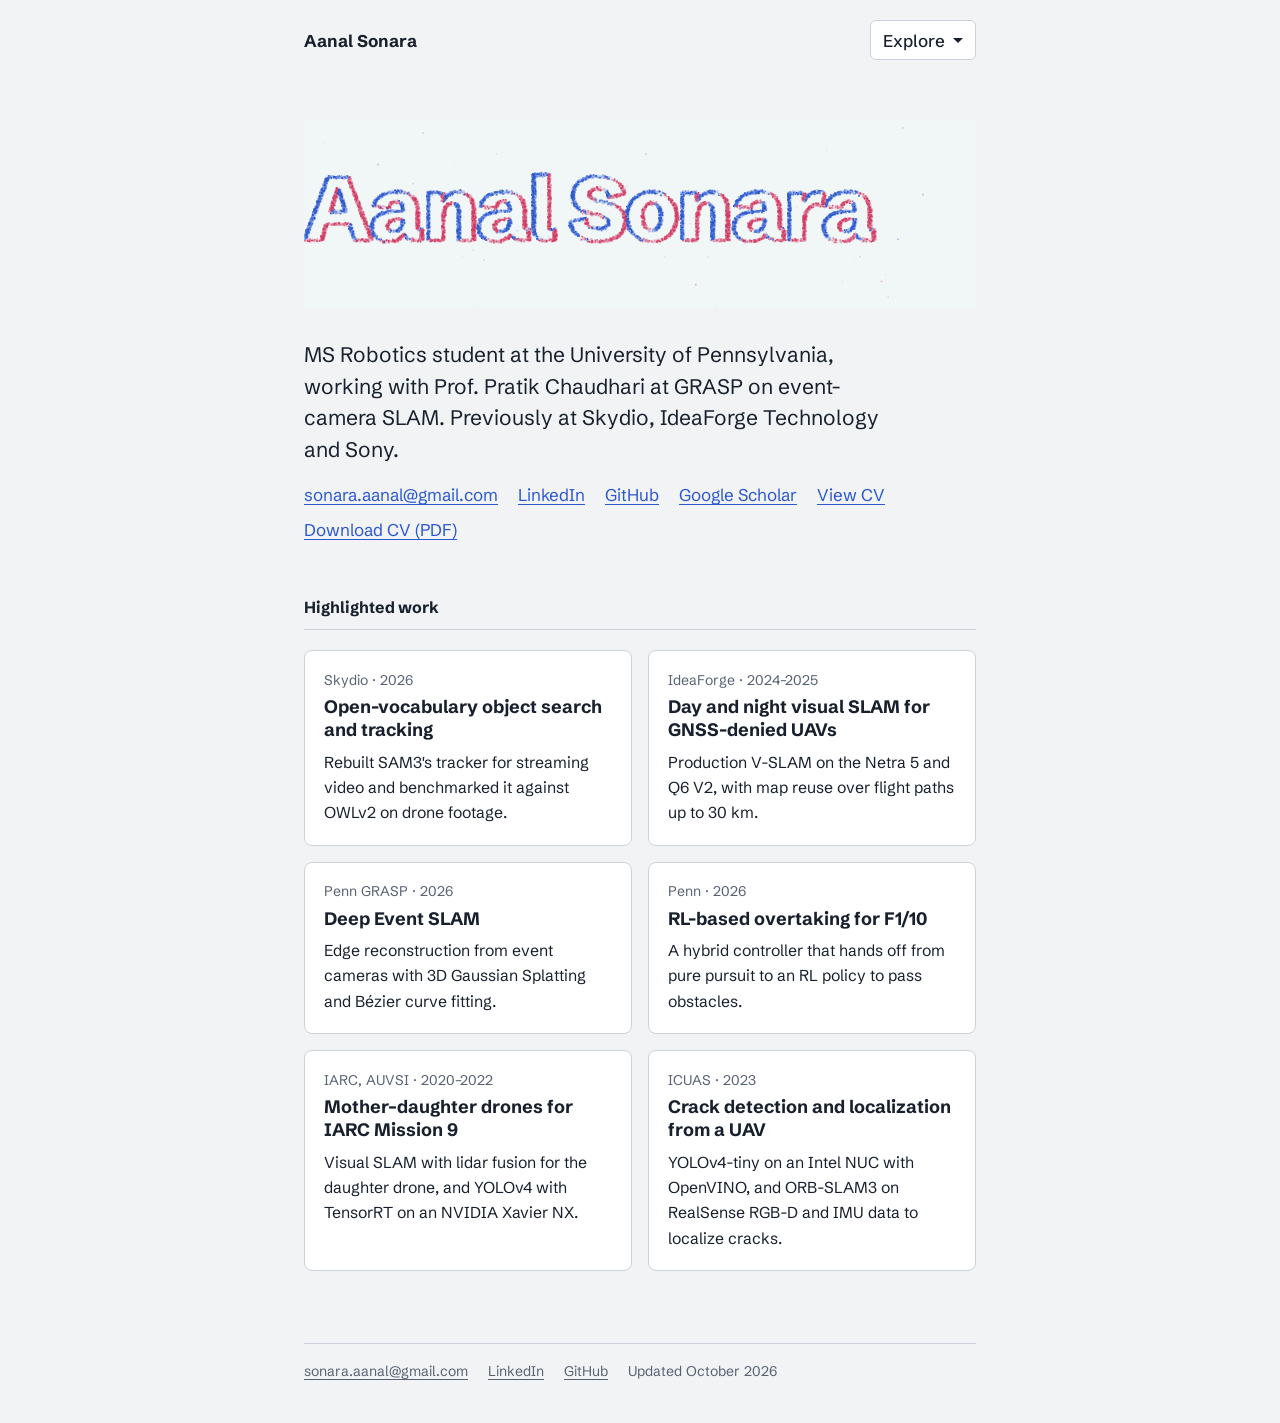
<file: index.html>
<!doctype html>
<html lang="en">
<head>
<meta charset="utf-8">
<meta name="viewport" content="width=device-width, initial-scale=1">
<title>Aanal Sonara</title>
<meta name="description" content="Aanal (Ann) Sonara: MS Robotics at the University of Pennsylvania. Event cameras, visual SLAM and perception on real hardware.">
<link rel="preconnect" href="https://fonts.googleapis.com">
<link rel="preconnect" href="https://fonts.gstatic.com" crossorigin>
<link href="https://fonts.googleapis.com/css2?family=Schibsted+Grotesk:wght@400;500;700;800&display=swap" rel="stylesheet">
<link rel="stylesheet" href="styles.css">
</head>
<body>
<div class="wrap">
  <nav class="topbar" aria-label="Site">
    <a class="home" href="index.html">Aanal Sonara</a>
    <details class="menu">
      <summary>Explore</summary>
      <ul>
        <li><a href="masters.html">Master's<span>2027</span></a></li>
        <li><a href="experience.html">Professional Experience</a></li>
        <li><a href="undergrad.html">Undergrad<span>2023</span></a></li>
        <li><a href="side-quests.html">Side quests</a></li>
      </ul>
    </details>
  </nav>
  <main>
  <header class="hero">
    <div class="sensor" id="sensor">
      <canvas id="events" aria-hidden="true"></canvas>
      <h1>Aanal Sonara</h1>
    </div>

    <p class="intro">MS Robotics student at the University of Pennsylvania, working with Prof. Pratik Chaudhari at GRASP on event-camera SLAM. Previously at Skydio, IdeaForge Technology and Sony.</p>
    <p class="links">
      <a href="mailto:sonara.aanal@gmail.com">sonara.aanal@gmail.com</a>
      <a href="https://www.linkedin.com/in/aanal-sonara/">LinkedIn</a>
      <a href="https://github.com/Aanal2901">GitHub</a>
      <a href="https://scholar.google.com/citations?user=hJVgYkEAAAAJ&amp;hl=en">Google Scholar</a>
      <a href="Aanal_MS_Robotics_AI_Vision_CV-1.pdf" target="_blank" rel="noopener">View CV</a>
      <a href="Aanal_MS_Robotics_AI_Vision_CV-1.pdf" download="Aanal_Sonara_CV.pdf">Download CV (PDF)</a>
    </p>
  </header>

  <section aria-labelledby="highlights">
    <h2 id="highlights">Highlighted work</h2>
    <div class="highlights">
      <a class="hl" href="experience.html#skydio">
        <p class="meta">Skydio · 2026</p>
        <h3>Open-vocabulary object search and tracking</h3>
        <p>Rebuilt SAM3's tracker for streaming video and benchmarked it against OWLv2 on drone footage.</p>
      </a>
      <a class="hl" href="experience.html#ideaforge">
        <p class="meta">IdeaForge · 2024–2025</p>
        <h3>Day and night visual SLAM for GNSS-denied UAVs</h3>
        <p>Production V-SLAM on the Netra 5 and Q6 V2, with map reuse over flight paths up to 30 km.</p>
      </a>
      <a class="hl" href="masters.html#deep-event-slam">
        <p class="meta">Penn GRASP · 2026</p>
        <h3>Deep Event SLAM</h3>
        <p>Edge reconstruction from event cameras with 3D Gaussian Splatting and Bézier curve fitting.</p>
      </a>
      <a class="hl" href="masters.html#f1tenth">
        <p class="meta">Penn · 2026</p>
        <h3>RL-based overtaking for F1/10</h3>
        <p>A hybrid controller that hands off from pure pursuit to an RL policy to pass obstacles.</p>
      </a>
      <a class="hl" href="undergrad.html#iarc">
        <p class="meta">IARC, AUVSI · 2020–2022</p>
        <h3>Mother–daughter drones for IARC Mission 9</h3>
        <p>Visual SLAM with lidar fusion for the daughter drone, and YOLOv4 with TensorRT on an NVIDIA Xavier NX.</p>
      </a>
      <a class="hl" href="undergrad.html#icuas-2023">
        <p class="meta">ICUAS · 2023</p>
        <h3>Crack detection and localization from a UAV</h3>
        <p>YOLOv4-tiny on an Intel NUC with OpenVINO, and ORB-SLAM3 on RealSense RGB-D and IMU data to localize cracks.</p>
      </a>
    </div>
  </section>
  </main>
  <footer>
    <a href="mailto:sonara.aanal@gmail.com">sonara.aanal@gmail.com</a>
    <a href="https://www.linkedin.com/in/aanal-sonara/">LinkedIn</a>
    <a href="https://github.com/Aanal2901">GitHub</a>
    <span>Updated October 2026</span>
  </footer>
</div>
<script src="script.js"></script>
</body>
</html>
</file>
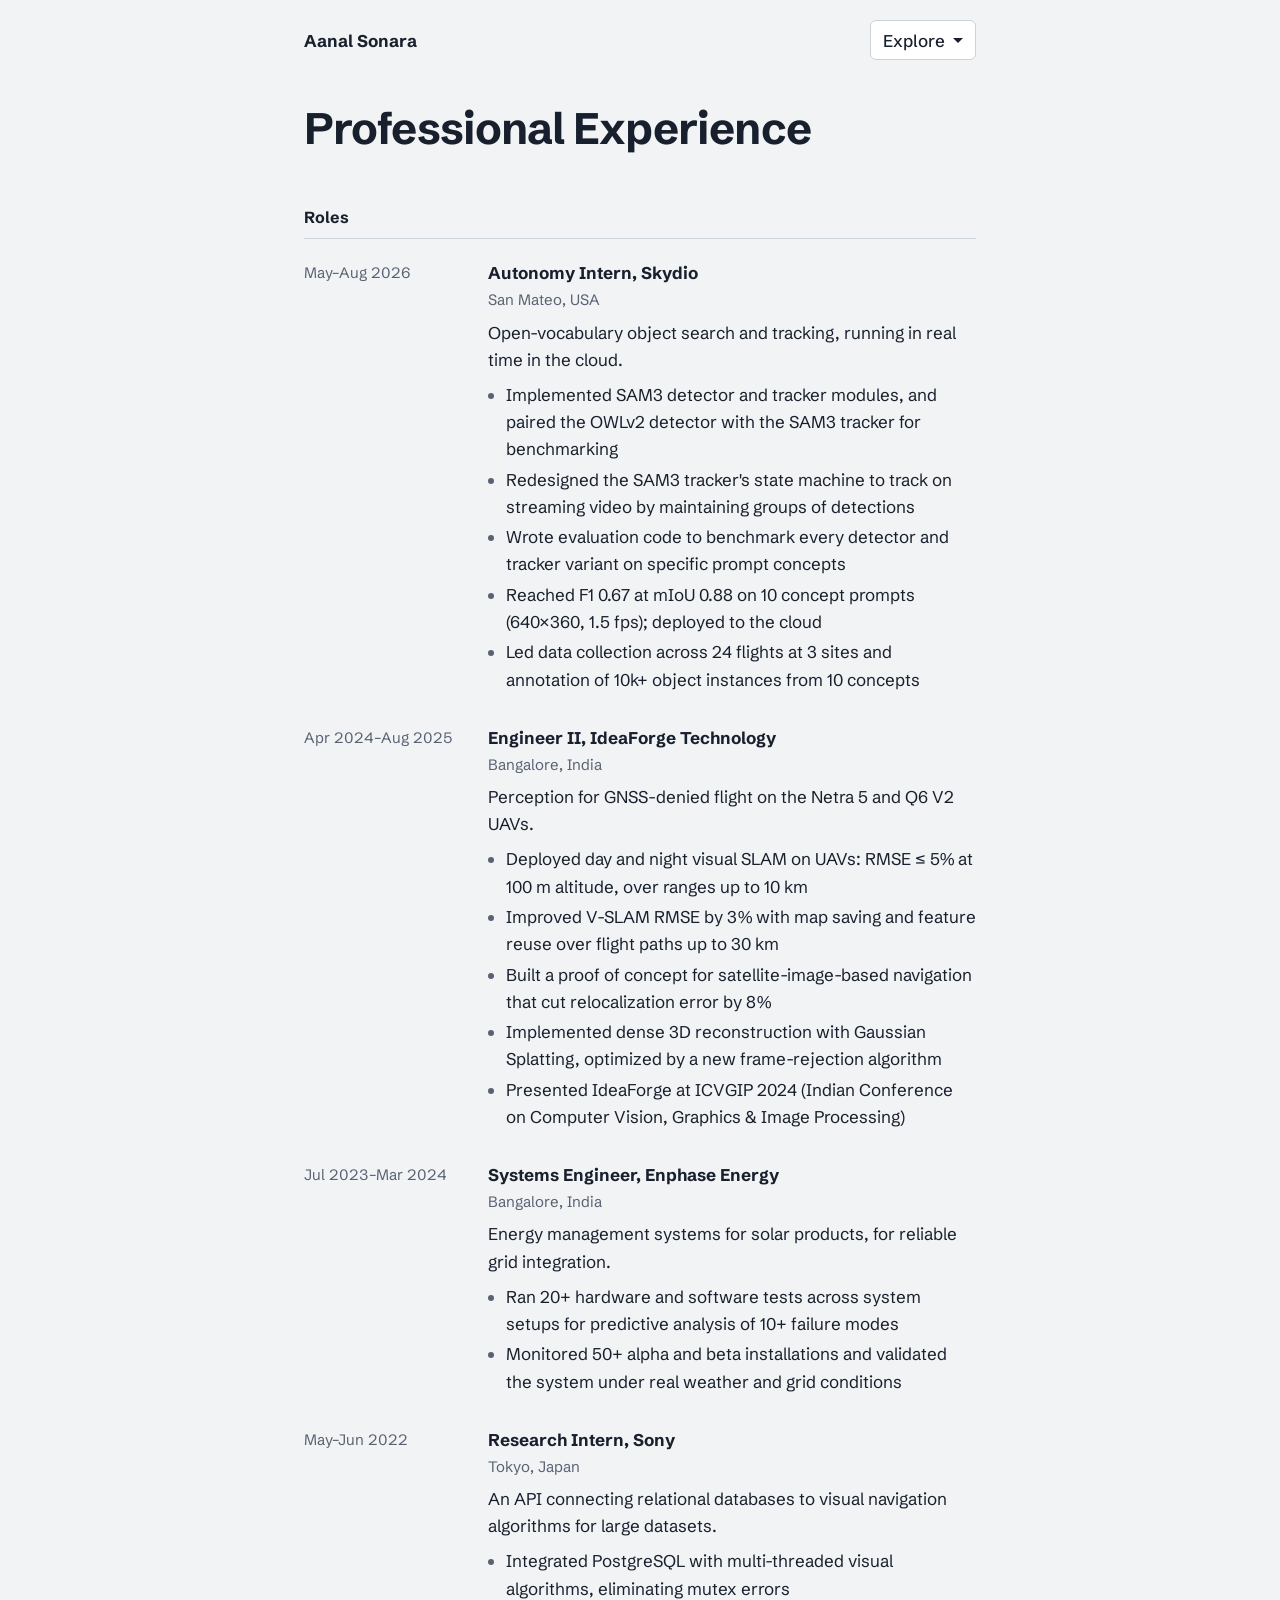
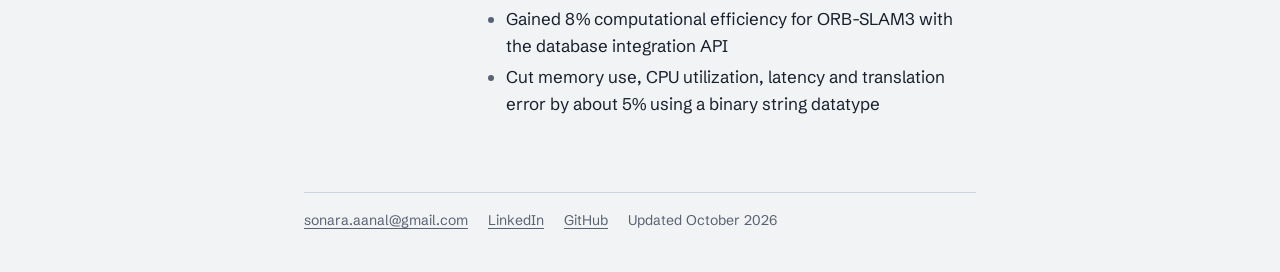
<file: experience.html>
<!doctype html>
<html lang="en">
<head>
<meta charset="utf-8">
<meta name="viewport" content="width=device-width, initial-scale=1">
<title>Professional Experience | Aanal Sonara</title>
<meta name="description" content="Industry roles and internships, from Sony in Tokyo to Skydio in San Mateo.">
<link rel="preconnect" href="https://fonts.googleapis.com">
<link rel="preconnect" href="https://fonts.gstatic.com" crossorigin>
<link href="https://fonts.googleapis.com/css2?family=Schibsted+Grotesk:wght@400;500;700;800&display=swap" rel="stylesheet">
<link rel="stylesheet" href="styles.css">
</head>
<body>
<div class="wrap">
  <nav class="topbar" aria-label="Site">
    <a class="home" href="index.html">Aanal Sonara</a>
    <details class="menu">
      <summary>Explore</summary>
      <ul>
        <li><a href="masters.html">Master's<span>2027</span></a></li>
        <li><a href="experience.html" aria-current="page">Professional Experience</a></li>
        <li><a href="undergrad.html">Undergrad<span>2023</span></a></li>
        <li><a href="side-quests.html">Side quests</a></li>
      </ul>
    </details>
  </nav>
  <main>
  <header class="page-head">
    <h1>Professional Experience</h1>
  </header>
  <section aria-labelledby="x-work">
    <h2 id="x-work">Roles</h2>
    <article class="entry" id="skydio">
      <p class="when">May–Aug 2026</p>
      <div>
        <h3>Autonomy Intern, Skydio</h3>
        <p class="where">San Mateo, USA</p>
        <p>Open-vocabulary object search and tracking, running in real time in the cloud.</p>
        <ul>
          <li>Implemented SAM3 detector and tracker modules, and paired the OWLv2 detector with the SAM3 tracker for benchmarking</li>
          <li>Redesigned the SAM3 tracker's state machine to track on streaming video by maintaining groups of detections</li>
          <li>Wrote evaluation code to benchmark every detector and tracker variant on specific prompt concepts</li>
          <li>Reached F1 0.67 at mIoU 0.88 on 10 concept prompts (640×360, 1.5 fps); deployed to the cloud</li>
          <li>Led data collection across 24 flights at 3 sites and annotation of 10k+ object instances from 10 concepts</li>
        </ul>
      </div>
    </article>
    <article class="entry" id="ideaforge">
      <p class="when">Apr 2024–Aug 2025</p>
      <div>
        <h3>Engineer II, IdeaForge Technology</h3>
        <p class="where">Bangalore, India</p>
        <p>Perception for GNSS-denied flight on the Netra 5 and Q6 V2 UAVs.</p>
        <ul>
          <li>Deployed day and night visual SLAM on UAVs: RMSE ≤ 5% at 100 m altitude, over ranges up to 10 km</li>
          <li>Improved V-SLAM RMSE by 3% with map saving and feature reuse over flight paths up to 30 km</li>
          <li>Built a proof of concept for satellite-image-based navigation that cut relocalization error by 8%</li>
          <li>Implemented dense 3D reconstruction with Gaussian Splatting, optimized by a new frame-rejection algorithm</li>
          <li>Presented IdeaForge at ICVGIP 2024 (Indian Conference on Computer Vision, Graphics &amp; Image Processing)</li>
        </ul>
      </div>
    </article>
    <article class="entry" id="enphase">
      <p class="when">Jul 2023–Mar 2024</p>
      <div>
        <h3>Systems Engineer, Enphase Energy</h3>
        <p class="where">Bangalore, India</p>
        <p>Energy management systems for solar products, for reliable grid integration.</p>
        <ul>
          <li>Ran 20+ hardware and software tests across system setups for predictive analysis of 10+ failure modes</li>
          <li>Monitored 50+ alpha and beta installations and validated the system under real weather and grid conditions</li>
        </ul>
      </div>
    </article>
    <article class="entry" id="sony">
      <p class="when">May–Jun 2022</p>
      <div>
        <h3>Research Intern, Sony</h3>
        <p class="where">Tokyo, Japan</p>
        <p>An API connecting relational databases to visual navigation algorithms for large datasets.</p>
        <ul>
          <li>Integrated PostgreSQL with multi-threaded visual algorithms, eliminating mutex errors</li>
          <li>Gained 8% computational efficiency for ORB-SLAM3 with the database integration API</li>
          <li>Cut memory use, CPU utilization, latency and translation error by about 5% using a binary string datatype</li>
        </ul>
      </div>
    </article>
  </section>
  </main>
  <footer>
    <a href="mailto:sonara.aanal@gmail.com">sonara.aanal@gmail.com</a>
    <a href="https://www.linkedin.com/in/aanal-sonara/">LinkedIn</a>
    <a href="https://github.com/Aanal2901">GitHub</a>
    <span>Updated October 2026</span>
  </footer>
</div>
<script src="script.js"></script>
</body>
</html>
</file>
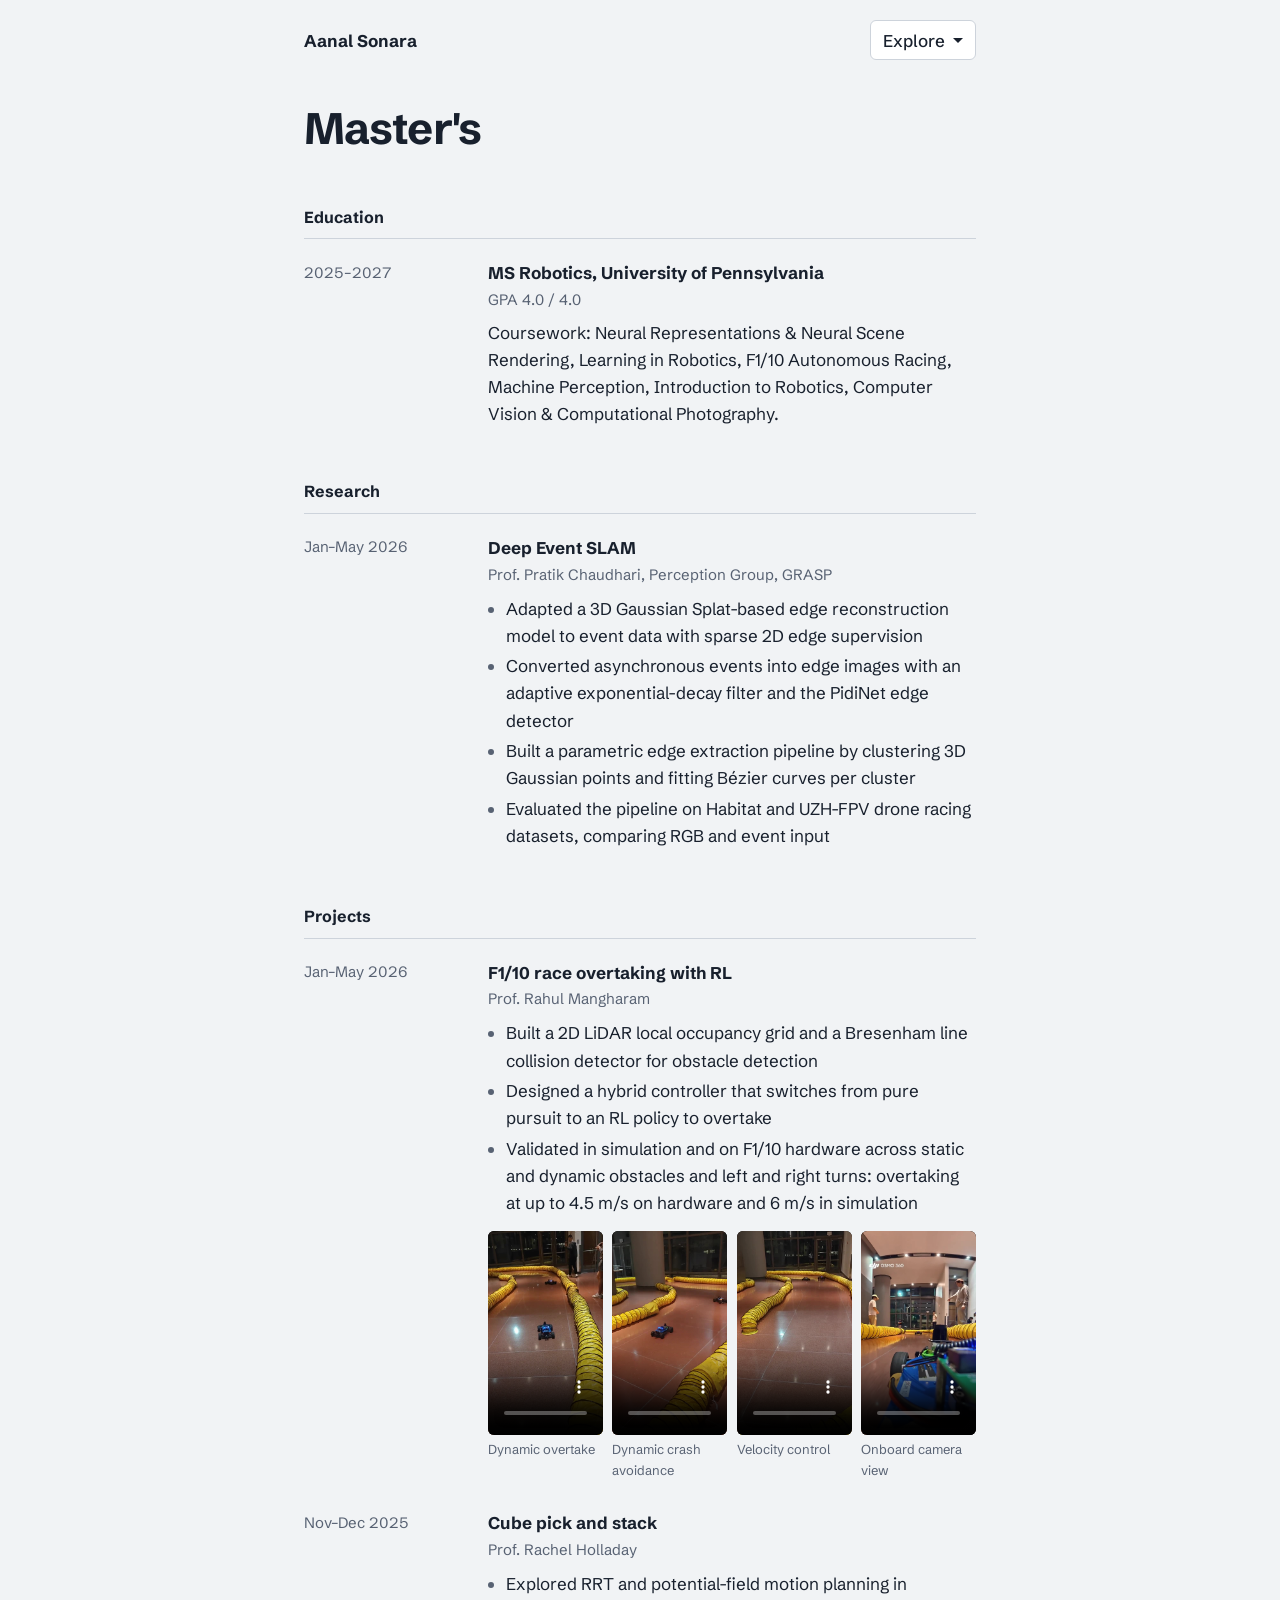
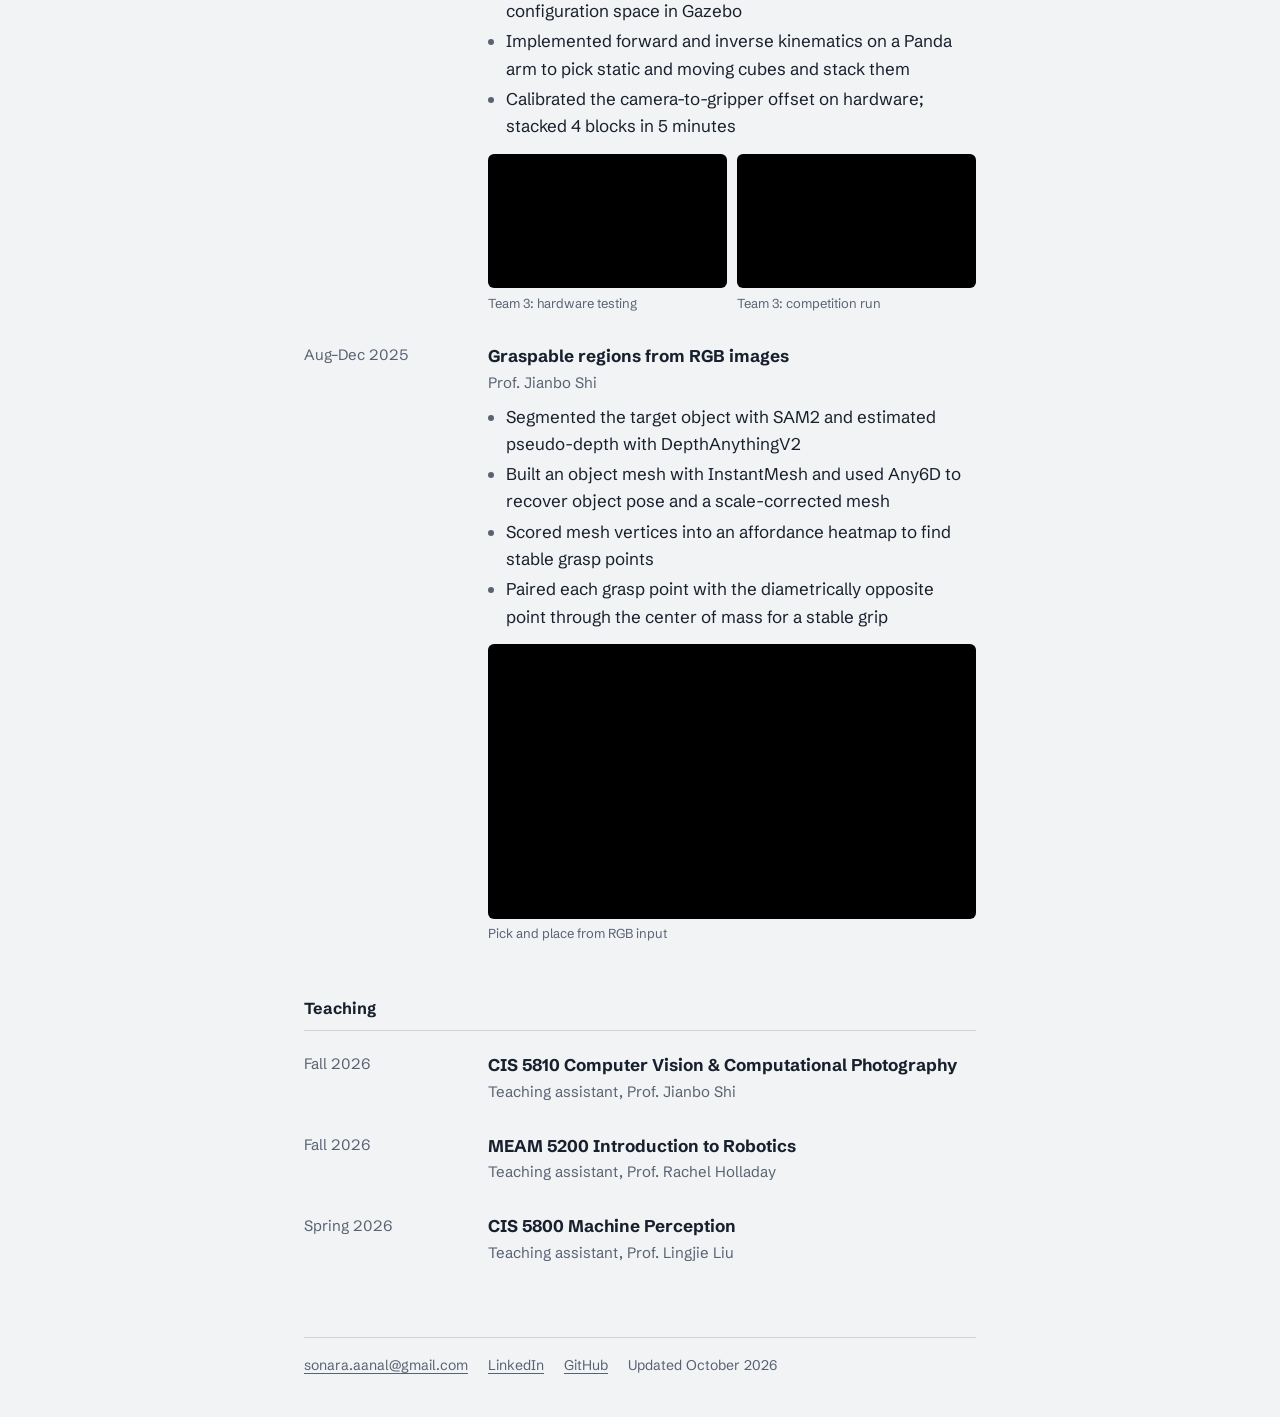
<file: masters.html>
<!doctype html>
<html lang="en">
<head>
<meta charset="utf-8">
<meta name="viewport" content="width=device-width, initial-scale=1">
<title>Master's | Aanal Sonara</title>
<meta name="description" content="MS in Robotics at the University of Pennsylvania, 2025–2027.">
<link rel="preconnect" href="https://fonts.googleapis.com">
<link rel="preconnect" href="https://fonts.gstatic.com" crossorigin>
<link href="https://fonts.googleapis.com/css2?family=Schibsted+Grotesk:wght@400;500;700;800&display=swap" rel="stylesheet">
<link rel="stylesheet" href="styles.css">
</head>
<body>
<div class="wrap">
  <nav class="topbar" aria-label="Site">
    <a class="home" href="index.html">Aanal Sonara</a>
    <details class="menu">
      <summary>Explore</summary>
      <ul>
        <li><a href="masters.html" aria-current="page">Master's<span>2027</span></a></li>
        <li><a href="experience.html">Professional Experience</a></li>
        <li><a href="undergrad.html">Undergrad<span>2023</span></a></li>
        <li><a href="side-quests.html">Side quests</a></li>
      </ul>
    </details>
  </nav>
  <main>
  <header class="page-head">
    <h1>Master's</h1>
  </header>
  <section aria-labelledby="m-edu">
    <h2 id="m-edu">Education</h2>
    <article class="entry" id="penn">
      <p class="when">2025–2027</p>
      <div>
        <h3>MS Robotics, University of Pennsylvania</h3>
        <p class="where">GPA 4.0 / 4.0</p>
        <p>Coursework: Neural Representations &amp; Neural Scene Rendering, Learning in Robotics, F1/10 Autonomous Racing, Machine Perception, Introduction to Robotics, Computer Vision &amp; Computational Photography.</p>
      </div>
    </article>
  </section>
  <section aria-labelledby="m-research">
    <h2 id="m-research">Research</h2>
    <article class="entry" id="deep-event-slam">
      <p class="when">Jan–May 2026</p>
      <div>
        <h3>Deep Event SLAM</h3>
        <p class="where">Prof. Pratik Chaudhari, Perception Group, GRASP</p>
        <ul>
          <li>Adapted a 3D Gaussian Splat-based edge reconstruction model to event data with sparse 2D edge supervision</li>
          <li>Converted asynchronous events into edge images with an adaptive exponential-decay filter and the PidiNet edge detector</li>
          <li>Built a parametric edge extraction pipeline by clustering 3D Gaussian points and fitting Bézier curves per cluster</li>
          <li>Evaluated the pipeline on Habitat and UZH-FPV drone racing datasets, comparing RGB and event input</li>
        </ul>
      </div>
    </article>
  </section>
  <section aria-labelledby="m-projects">
    <h2 id="m-projects">Projects</h2>
    <article class="entry" id="f1tenth">
      <p class="when">Jan–May 2026</p>
      <div>
        <h3>F1/10 race overtaking with RL</h3>
        <p class="where">Prof. Rahul Mangharam</p>
        <ul>
          <li>Built a 2D LiDAR local occupancy grid and a Bresenham line collision detector for obstacle detection</li>
          <li>Designed a hybrid controller that switches from pure pursuit to an RL policy to overtake</li>
          <li>Validated in simulation and on F1/10 hardware across static and dynamic obstacles and left and right turns: overtaking at up to 4.5 m/s on hardware and 6 m/s in simulation</li>
        </ul>

      <div class="card-media portrait"><figure><video src="assets/dynamic_overtake.mp4" poster="assets/dynamic_overtake-poster.jpg" controls preload="none" playsinline></video><figcaption>Dynamic overtake</figcaption></figure><figure><video src="assets/dynamic_crash_avoidance.mp4" poster="assets/dynamic_crash_avoidance-poster.jpg" controls preload="none" playsinline></video><figcaption>Dynamic crash avoidance</figcaption></figure><figure><video src="assets/velocity_control.mp4" poster="assets/velocity_control-poster.jpg" controls preload="none" playsinline></video><figcaption>Velocity control</figcaption></figure><figure><video src="assets/f1tenth_onboard.mp4" poster="assets/f1tenth_onboard-poster.jpg" controls preload="none" playsinline></video><figcaption>Onboard camera view</figcaption></figure></div>
      </div>
    </article>
    <article class="entry" id="cube-stack">
      <p class="when">Nov–Dec 2025</p>
      <div>
        <h3>Cube pick and stack</h3>
        <p class="where">Prof. Rachel Holladay</p>
        <ul>
          <li>Explored RRT and potential-field motion planning in configuration space in Gazebo</li>
          <li>Implemented forward and inverse kinematics on a Panda arm to pick static and moving cubes and stack them</li>
          <li>Calibrated the camera-to-gripper offset on hardware; stacked 4 blocks in 5 minutes</li>
        </ul>

      <div class="card-media"><figure><iframe src="https://drive.google.com/file/d/1Jq57mZF_1vhwxndpanSFuzzr6e84gQUA/preview" title="Team 3: hardware testing" allow="autoplay; fullscreen" allowfullscreen loading="lazy"></iframe><figcaption>Team 3: hardware testing</figcaption></figure><figure><iframe src="https://drive.google.com/file/d/1TKRlqmDvheUUXn9nkPaWwr_-OdrqiDE3/preview" title="Team 3: competition run" allow="autoplay; fullscreen" allowfullscreen loading="lazy"></iframe><figcaption>Team 3: competition run</figcaption></figure></div>
      </div>
    </article>
    <article class="entry" id="graspable">
      <p class="when">Aug–Dec 2025</p>
      <div>
        <h3>Graspable regions from RGB images</h3>
        <p class="where">Prof. Jianbo Shi</p>
        <ul>
          <li>Segmented the target object with SAM2 and estimated pseudo-depth with DepthAnythingV2</li>
          <li>Built an object mesh with InstantMesh and used Any6D to recover object pose and a scale-corrected mesh</li>
          <li>Scored mesh vertices into an affordance heatmap to find stable grasp points</li>
          <li>Paired each grasp point with the diametrically opposite point through the center of mass for a stable grip</li>
        </ul>

      <div class="card-media"><figure class="wide"><iframe src="https://drive.google.com/file/d/1ioAELWn44LpmTjx-8cy9f2dUuqJyfBVd/preview" title="Pick and place from RGB input" allow="autoplay; fullscreen" allowfullscreen loading="lazy"></iframe><figcaption>Pick and place from RGB input</figcaption></figure></div>
      </div>
    </article>
  </section>
  <section aria-labelledby="m-teaching">
    <h2 id="m-teaching">Teaching</h2>
    <article class="entry" id="ta-cis5810">
      <p class="when">Fall 2026</p>
      <div>
        <h3>CIS 5810 Computer Vision &amp; Computational Photography</h3>
        <p class="where">Teaching assistant, Prof. Jianbo Shi</p>
      </div>
    </article>
    <article class="entry" id="ta-meam5200">
      <p class="when">Fall 2026</p>
      <div>
        <h3>MEAM 5200 Introduction to Robotics</h3>
        <p class="where">Teaching assistant, Prof. Rachel Holladay</p>
      </div>
    </article>
    <article class="entry" id="ta-cis5800">
      <p class="when">Spring 2026</p>
      <div>
        <h3>CIS 5800 Machine Perception</h3>
        <p class="where">Teaching assistant, Prof. Lingjie Liu</p>
      </div>
    </article>
  </section>
  </main>
  <footer>
    <a href="mailto:sonara.aanal@gmail.com">sonara.aanal@gmail.com</a>
    <a href="https://www.linkedin.com/in/aanal-sonara/">LinkedIn</a>
    <a href="https://github.com/Aanal2901">GitHub</a>
    <span>Updated October 2026</span>
  </footer>
</div>
<script src="script.js"></script>
</body>
</html>
</file>
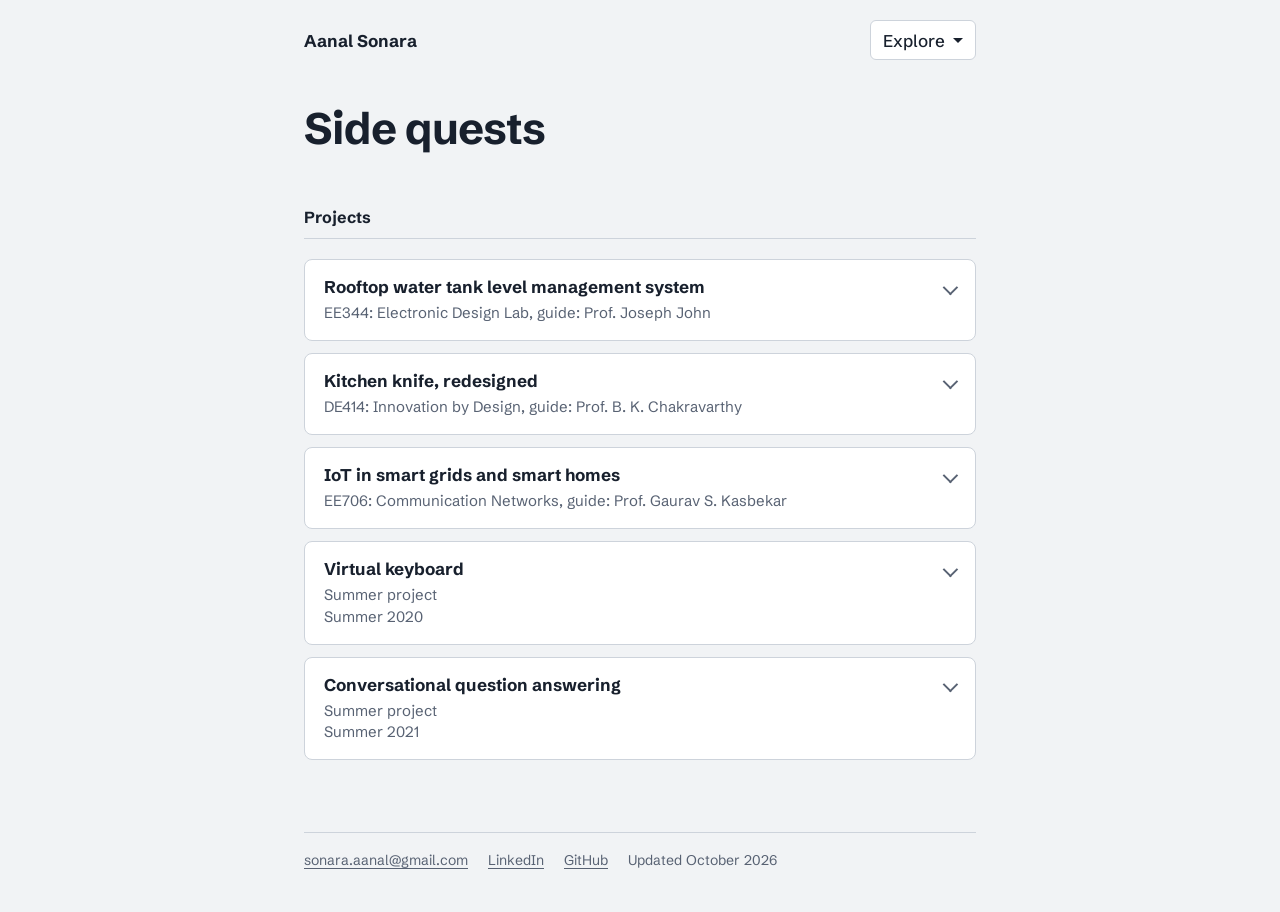
<file: side-quests.html>
<!doctype html>
<html lang="en">
<head>
<meta charset="utf-8">
<meta name="viewport" content="width=device-width, initial-scale=1">
<title>Side quests | Aanal Sonara</title>
<meta name="description" content="Course and summer projects outside my main research area.">
<link rel="preconnect" href="https://fonts.googleapis.com">
<link rel="preconnect" href="https://fonts.gstatic.com" crossorigin>
<link href="https://fonts.googleapis.com/css2?family=Schibsted+Grotesk:wght@400;500;700;800&display=swap" rel="stylesheet">
<link rel="stylesheet" href="styles.css">
</head>
<body>
<div class="wrap">
  <nav class="topbar" aria-label="Site">
    <a class="home" href="index.html">Aanal Sonara</a>
    <details class="menu">
      <summary>Explore</summary>
      <ul>
        <li><a href="masters.html">Master's<span>2027</span></a></li>
        <li><a href="experience.html">Professional Experience</a></li>
        <li><a href="undergrad.html">Undergrad<span>2023</span></a></li>
        <li><a href="side-quests.html" aria-current="page">Side quests</a></li>
      </ul>
    </details>
  </nav>
  <main>
  <header class="page-head">
    <h1>Side quests</h1>
  </header>
  <section aria-labelledby="s-projects">
    <h2 id="s-projects">Projects</h2>
    <div class="cards">
    <details class="card" id="water-tank">
      <summary>
        <h3>Rooftop water tank level management system</h3>
        <span class="card-meta">EE344: Electronic Design Lab, guide: Prof. Joseph John</span>
      </summary>
      <div class="card-body">
      <p>The goal was to detect overflow while a rooftop tank fills and stop water being wasted. We built a low-cost level management system with an IP66-rated ultrasonic sensor and a microswitch. The ultrasonic sensor detects when the tank reaches 90% capacity, and a mechanical microswitch registers overflow once a 110 mL container fills.</p><p>We also built an Android app with MIT App Inventor so residents can see the water level in real time, and an LED board at the rooftop showing the level as a percentage (reduced to a 6-LED design because of load limits on the ESP microcontroller).</p>
      </div>
    </details>
    <details class="card" id="kitchen-knife">
      <summary>
        <h3>Kitchen knife, redesigned</h3>
        <span class="card-meta">DE414: Innovation by Design, guide: Prof. B. K. Chakravarthy</span>
      </summary>
      <div class="card-body">
      <p>A vegetable cutter for elderly users with limited hand strength and dexterity. We interviewed older people to understand their difficulties and gathered their feedback on our designs. The final design addresses common problems with handling and cutting hard fruits and vegetables, focusing on ease of use, maintenance and safety. We built a mockup and tested it for comfort and function.</p>
      </div>
    </details>
    <details class="card" id="iot-smart-grid">
      <summary>
        <h3>IoT in smart grids and smart homes</h3>
        <span class="card-meta">EE706: Communication Networks, guide: Prof. Gaurav S. Kasbekar</span>
      </summary>
      <div class="card-body">
      <p>An analysis of security challenges in smart grid and smart home systems, with potential solutions. The smart grid model uses a multilayer architecture to manage power distribution, and smart homes use an energy management system (EMS) to optimize internal power use.</p><p>I reviewed the literature on authorization and availability in the smart grid. The project groups threats to smart grids and smart homes by security goal and surveys existing countermeasures, such as intrusion detection systems and data encryption, that protect consumer privacy and prevent attacks like jamming. My review highlighted the potential of cloud-based solutions for scalability while keeping security, along with challenges like efficient access control for large user bases.</p>
      </div>
    </details>
    <details class="card" id="virtual-keyboard">
      <summary>
        <h3>Virtual keyboard</h3>
        <span class="card-meta">Summer project<br>Summer 2020</span>
      </summary>
      <div class="card-body">
      <p>Typing on a laser-projected or paper keyboard lying on a flat surface in view of a laptop camera. I devised an OpenCV algorithm that detects a finger actually pressing a key rather than hovering over it, segmenting the input with image processing. It ran in real time, detecting touches and recognizing the pressed key with a convolutional neural network.</p>
      </div>
    </details>
    <details class="card" id="qa-model">
      <summary>
        <h3>Conversational question answering</h3>
        <span class="card-meta">Summer project<br>Summer 2021</span>
      </summary>
      <div class="card-body">
      <p>I studied sequence models on Coursera and, after covering RNNs, LSTMs, GRUs and Transformers, extended the coursework into a Transformer project: a question-answering system with BERT as the head of the model.</p><p>I used SQuAD, with 100k+ question–answer pairs, and a pretrained BERT tokenizer to preprocess inputs made of a paragraph and a question; the output is the span of the paragraph that answers it. The model reached an exact-match score of 0.77 and an average F1 of 0.86 on the SQuAD 2.0 evaluation set.</p>
      <p class="card-links"><a href="https://github.com/Aanal2901/Question_Answering-Model-GPT2">Code</a></p>
      </div>
    </details>
    </div>
  </section>
  </main>
  <footer>
    <a href="mailto:sonara.aanal@gmail.com">sonara.aanal@gmail.com</a>
    <a href="https://www.linkedin.com/in/aanal-sonara/">LinkedIn</a>
    <a href="https://github.com/Aanal2901">GitHub</a>
    <span>Updated October 2026</span>
  </footer>
</div>
<script src="script.js"></script>
</body>
</html>
</file>
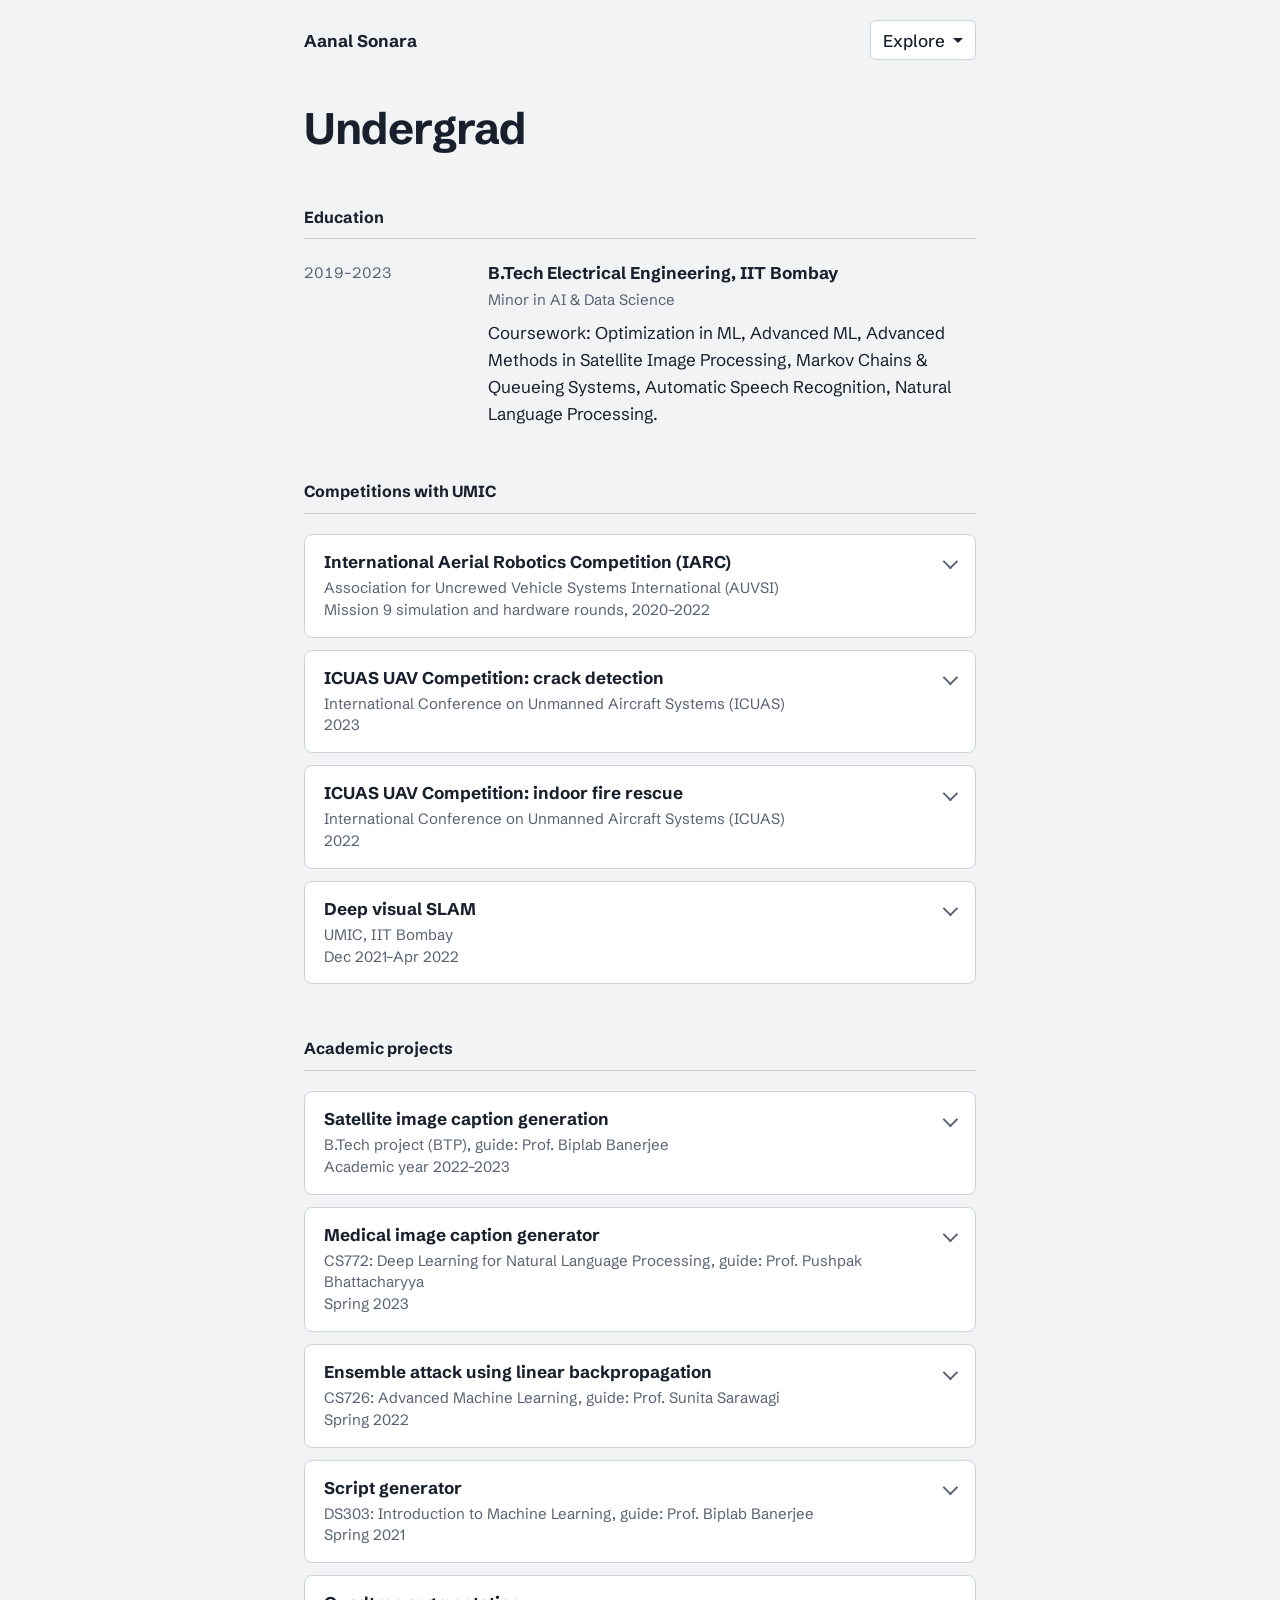
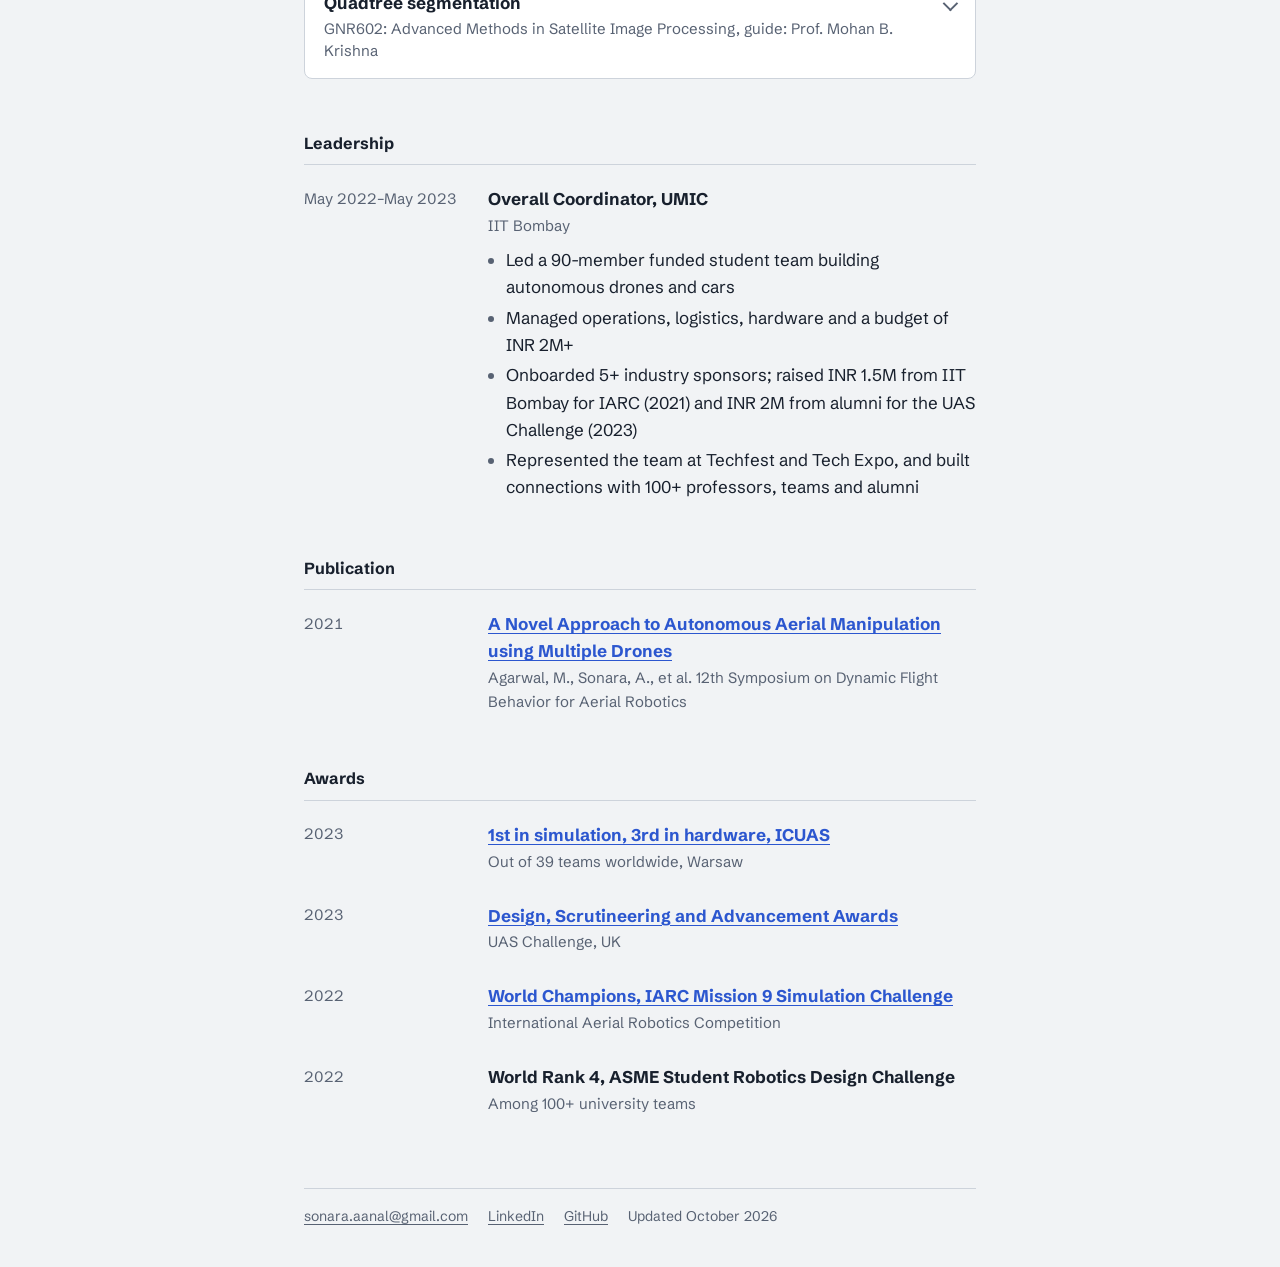
<file: undergrad.html>
<!doctype html>
<html lang="en">
<head>
<meta charset="utf-8">
<meta name="viewport" content="width=device-width, initial-scale=1">
<title>Undergrad | Aanal Sonara</title>
<meta name="description" content="B.Tech in Electrical Engineering at IIT Bombay, 2019–2023.">
<link rel="preconnect" href="https://fonts.googleapis.com">
<link rel="preconnect" href="https://fonts.gstatic.com" crossorigin>
<link href="https://fonts.googleapis.com/css2?family=Schibsted+Grotesk:wght@400;500;700;800&display=swap" rel="stylesheet">
<link rel="stylesheet" href="styles.css">
</head>
<body>
<div class="wrap">
  <nav class="topbar" aria-label="Site">
    <a class="home" href="index.html">Aanal Sonara</a>
    <details class="menu">
      <summary>Explore</summary>
      <ul>
        <li><a href="masters.html">Master's<span>2027</span></a></li>
        <li><a href="experience.html">Professional Experience</a></li>
        <li><a href="undergrad.html" aria-current="page">Undergrad<span>2023</span></a></li>
        <li><a href="side-quests.html">Side quests</a></li>
      </ul>
    </details>
  </nav>
  <main>
  <header class="page-head">
    <h1>Undergrad</h1>
  </header>
  <section aria-labelledby="u-edu">
    <h2 id="u-edu">Education</h2>
    <article class="entry" id="iitb">
      <p class="when">2019–2023</p>
      <div>
        <h3>B.Tech Electrical Engineering, IIT Bombay</h3>
        <p class="where">Minor in AI &amp; Data Science</p>
        <p>Coursework: Optimization in ML, Advanced ML, Advanced Methods in Satellite Image Processing, Markov Chains &amp; Queueing Systems, Automatic Speech Recognition, Natural Language Processing.</p>
      </div>
    </article>
  </section>
  <section aria-labelledby="u-comp">
    <h2 id="u-comp">Competitions with UMIC</h2>
    <div class="cards">
    <details class="card" id="iarc">
      <summary>
        <h3>International Aerial Robotics Competition (IARC)</h3>
        <span class="card-meta">Association for Uncrewed Vehicle Systems International (AUVSI)<br>Mission 9 simulation and hardware rounds, 2020–2022</span>
      </summary>
      <div class="card-body">
      <h4>Simulation round, 2020</h4><p>The Mission 9 simulation challenge was a rapid object-replacement task over long distances. We built a mother–daughter drone pair. The mothership flew at 20 m/s, so we localized it with RTK GPS. For the daughter drone, I implemented visual SLAM for accurate localization: I fused a 1D lidar with SLAM along the z-axis and tuned ORB-SLAM2's hyperparameters to avoid tracking loss, reducing error by 62.5%. We ran extensive simulations in Gazebo with ROS, and I trained a YOLOv4-tiny model on our own datasets for object tracking. The full simulation was hosted on GzWeb, and localization ran at 23 fps. When results came out in 2021, we were declared world champions of the simulation round.</p><h4>Hardware round, 2021–2022</h4><p>I deployed the algorithms on an NVIDIA Xavier NX. The real world varies far more than simulation, so I switched to the full YOLOv4 model and retrained it on our real-world datasets. Localization stayed on ORB-SLAM2 with some fine-tuning. Initial tests ran at only 7 fps; after I optimized inference with TensorRT it reached 15 fps, enough for real-time operation. We also implemented plane segmentation and pose estimation for the target object so the drone could align precisely and perform the replacement.</p>
      <div class="card-media"><figure><img src="assets/drone1.jpg" alt="IARC mother drone" loading="lazy"><figcaption>IARC mother drone</figcaption></figure><figure><img src="assets/drone2.jpg" alt="IARC mother drone" loading="lazy"><figcaption>IARC mother drone</figcaption></figure><figure><video src="assets/replacement_mech.mp4" poster="assets/replacement_mech-poster.jpg" controls preload="none" playsinline></video><figcaption>Custom replacement mechanism</figcaption></figure><figure><video src="assets/WhatsApp%20Video%202024-11-04%20at%2019.50.26_64c423ba.mp4" poster="assets/iarc-flight-test-poster.jpg" controls preload="none" playsinline></video><figcaption>Drone flight testing</figcaption></figure></div>
      </div>
    </details>
    <details class="card" id="icuas-2023">
      <summary>
        <h3>ICUAS UAV Competition: crack detection</h3>
        <span class="card-meta">International Conference on Unmanned Aircraft Systems (ICUAS)<br>2023</span>
      </summary>
      <div class="card-body">
      <p>The task was to explore an area, detect cracks in building walls and structures, and localize them.</p><h4>Crack detection</h4><p>I trained a YOLOv4-tiny model on a crack dataset, deployed it on the onboard Intel NUC and optimized it with OpenVINO.</p><h4>Pose estimation</h4><p>We localized the UAV with ORB-SLAM3 on an Intel RealSense camera, processing RGB, depth and IMU data. Crack positions relative to the UAV came from the RealSense depth data.</p>
      </div>
    </details>
    <details class="card" id="icuas-2022">
      <summary>
        <h3>ICUAS UAV Competition: indoor fire rescue</h3>
        <span class="card-meta">International Conference on Unmanned Aircraft Systems (ICUAS)<br>2022</span>
      </summary>
      <div class="card-body">
      <p>A rescue mission inside a burning building: the drone explores an indoor area, detects an ArUco marker standing in for the fire, and launches a ball of water to put it out. Our solution had three parts: exploration, target tracking and ball launch. Localization used motion capture.</p><h4>Exploration</h4><p>The algorithm identifies frontiers, the boundaries between explored and unexplored space, and prioritizes those that maximize coverage with minimal movement, so the drone expands the explored area in a logical order.</p><h4>ArUco marker detection</h4><p>Markers are found with contour detection and a set of checks on a processed image that highlights contours, plus a consistency check to reject spurious detections.</p><h4>Obstacle detection and avoidance</h4><p>I added real-time obstacle detection to the exploration algorithm using an RGB-D camera. When a collision is likely, the drone reroutes to an alternate path toward the nearest frontier, so exploration continues without interruption.</p><h4>Waypoint navigation</h4><p>Waypoints come from the exploration algorithm. Each is an intermediate target based on the current frontiers and ArUco cues, giving precise control over the drone's path.</p><h4>Communication</h4><p>Sensors, control and computation are integrated in ROS, with each task running as an independent node.</p>
      </div>
    </details>
    <details class="card" id="deep-visual-slam">
      <summary>
        <h3>Deep visual SLAM</h3>
        <span class="card-meta">UMIC, IIT Bombay<br>Dec 2021–Apr 2022</span>
      </summary>
      <div class="card-body">
      <ul><li>Built a ROS package that builds a 3D map and publishes real-time pose from a learned visual SLAM</li><li>Trained HFNet + NetVLAD feature description with a SuperPoint teacher on 100k images</li><li>Fine-tuned the SuperGlue graph neural network for feature matching (70% training accuracy)</li><li>Used linear PnP on ZED 2 image and depth data to build a sparse 3D map and compute drone pose</li></ul>
      </div>
    </details>
    </div>
  </section>
  <section aria-labelledby="u-projects">
    <h2 id="u-projects">Academic projects</h2>
    <div class="cards">
    <details class="card" id="btp">
      <summary>
        <h3>Satellite image caption generation</h3>
        <span class="card-meta">B.Tech project (BTP), guide: Prof. Biplab Banerjee<br>Academic year 2022–2023</span>
      </summary>
      <div class="card-body">
      <p>The first part of the project was to pick a multimodal problem. I chose satellite image captioning, which can also support image classification. After a literature review I settled on fine-tuning CLIP, one of the best-performing models for the task. I studied the CLIP architecture and fine-tuned it on satellite images by minimizing the contrastive loss, using the Remote Sensing Image Captioning Dataset (RSICD).</p><p>In the second part I pivoted to caption generation and scene understanding. I designed a new architecture that extracts hierarchical image features from the CLIP image encoder and projects them into a common space jointly trained with a GPT-2 decoder to minimize contrastive loss; once the weights were learned on satellite images, I used it for caption generation. I grew the dataset by 50% with caption augmentation through the OpenAI GPT API and preprocessed the images (resizing, normalization) to improve training efficiency. I then built a new architecture with CLIP's modified encoder and trained an LSTM decoder for caption generation, starting with the Flickr8k caption dataset.</p>
      </div>
    </details>
    <details class="card" id="medical-captioning">
      <summary>
        <h3>Medical image caption generator</h3>
        <span class="card-meta">CS772: Deep Learning for Natural Language Processing, guide: Prof. Pushpak Bhattacharyya<br>Spring 2023</span>
      </summary>
      <div class="card-body">
      <p>The goal was to generate concise medical reports from chest X-rays. I used 14k images (224×224×3) from Indiana University Hospital, preprocessed them, and enlarged the dataset with OpenAI paraphrasing and WordNet synonyms for fine-tuning.</p><p>The model pairs a Vision Transformer (ViT-patch16-224) encoder with a GPT-2 decoder. In PyTorch, I compared ViT + LSTM against ViT + GPT-2, each with and without fine-tuning on the augmented data. The fine-tuned ViT + GPT-2 model produced the most accurate and realistic reports, especially after augmentation, which improved its grasp of medical terminology. ROUGE bigram scores improved by 20% and F1 by 15%, showing that fine-tuning brings generated reports much closer to actual findings, which matters most in niche domains.</p>
      <p class="card-links"><a href="https://github.com/Aanal2901/Medical-Image-Caption-Generator">Code</a></p>
      </div>
    </details>
    <details class="card" id="ensemble-attack">
      <summary>
        <h3>Ensemble attack using linear backpropagation</h3>
        <span class="card-meta">CS726: Advanced Machine Learning, guide: Prof. Sunita Sarawagi<br>Spring 2022</span>
      </summary>
      <div class="card-body">
      <p>Adversarial attacks add perturbations to input data so that a model predicts incorrectly; how the perturbation is built depends on the attacker's access to the victim model. In a black-box setting, the most an attacker sees is the prediction confidence. The aim was a single black-box attack that works against many different victim models.</p><p>I combined linear backpropagation with the Momentum Iterative Fast Gradient Sign Method (MI-FGSM) and ran the attack with an ensemble of models. It reached over 80% success against image classifiers such as ResNet, WRN and DenseNet, and 100% against VGG19, substantially improving the transferability of black-box attacks. The same method can be built into training to make prediction models more robust.</p>
      </div>
    </details>
    <details class="card" id="script-generator">
      <summary>
        <h3>Script generator</h3>
        <span class="card-meta">DS303: Introduction to Machine Learning, guide: Prof. Biplab Banerjee<br>Spring 2021</span>
      </summary>
      <div class="card-body">
      <p>The course covered the basics of ML and deep learning and architectures such as CNNs and LSTMs. The project was to generate short script scenes with a fine-tuned GPT-2, in three stages: pretrained GPT-2, GPT-2 trained only on scripts, and GPT-2 fine-tuned on short scripts (the first 300 words of each).</p><p>I built it with the Hugging Face library in Python, on a dataset of 60 screenplays from IMSDb with over 25,000 unique words. Given a prompt, the generated scenes were qualitatively good and realistic. The KL divergence of common words was higher in the fine-tuned model, since those words are more frequent in romance, the genre of my dataset.</p>
      <p class="card-links"><a href="https://github.com/Aanal2901/ScreenPlay-Script-generator-using-NLP">Code</a></p>
      </div>
    </details>
    <details class="card" id="quadtree">
      <summary>
        <h3>Quadtree segmentation</h3>
        <span class="card-meta">GNR602: Advanced Methods in Satellite Image Processing, guide: Prof. Mohan B. Krishna</span>
      </summary>
      <div class="card-body">
      <p>The goal was to partition images into meaningful regions for applications such as object detection and medical imaging. A quadtree recursively splits an image into four quadrants based on pixel-intensity differences: if a region's difference exceeds a threshold it is split again; otherwise its mean or min/max pixel value is computed and stored.</p><p>I implemented the algorithm to adapt to different thresholds and applied it to satellite imagery (finding roads or forests) and medical imaging (locating tumors). The approach is sensitive to shifts and produces variable block sizes, which limits shape analysis and pattern recognition, but it worked well for image compression and for segmenting medical and satellite images.</p>
      </div>
    </details>
    </div>
  </section>
  <section aria-labelledby="u-lead">
    <h2 id="u-lead">Leadership</h2>
    <article class="entry" id="umic-oc">
      <p class="when">May 2022–May 2023</p>
      <div>
        <h3>Overall Coordinator, UMIC</h3>
        <p class="where">IIT Bombay</p>
        <ul>
          <li>Led a 90-member funded student team building autonomous drones and cars</li>
          <li>Managed operations, logistics, hardware and a budget of INR 2M+</li>
          <li>Onboarded 5+ industry sponsors; raised INR 1.5M from IIT Bombay for IARC (2021) and INR 2M from alumni for the UAS Challenge (2023)</li>
          <li>Represented the team at Techfest and Tech Expo, and built connections with 100+ professors, teams and alumni</li>
        </ul>
      </div>
    </article>
  </section>
  <section aria-labelledby="u-pubs">
    <h2 id="u-pubs">Publication</h2>
    <article class="entry" id="aerial-manipulation">
      <p class="when">2021</p>
      <div>
        <h3><a href="http://www.aerialroboticscompetition.org/assets/downloads/2021SymposiumPapers/IndianInstituteofTechnologyBombay.pdf">A Novel Approach to Autonomous Aerial Manipulation using Multiple Drones</a></h3>
        <p class="where">Agarwal, M., Sonara, A., et al. 12th Symposium on Dynamic Flight Behavior for Aerial Robotics</p>
      </div>
    </article>
  </section>
  <section aria-labelledby="u-awards">
    <h2 id="u-awards">Awards</h2>
    <article class="entry" id="aw-icuas">
      <p class="when">2023</p>
      <div>
        <h3><a href="https://larics.fer.hr/larics/news_new?@=2y5uu">1st in simulation, 3rd in hardware, ICUAS</a></h3>
        <p class="where">Out of 39 teams worldwide, Warsaw</p>
      </div>
    </article>
    <article class="entry" id="aw-uas">
      <p class="when">2023</p>
      <div>
        <h3><a href="https://www.imeche.org/events/challenges/uas-challenge/past-events">Design, Scrutineering and Advancement Awards</a></h3>
        <p class="where">UAS Challenge, UK</p>
      </div>
    </article>
    <article class="entry" id="aw-iarc">
      <p class="when">2022</p>
      <div>
        <h3><a href="http://www.aerialroboticscompetition.org/simulation_challenge.php">World Champions, IARC Mission 9 Simulation Challenge</a></h3>
        <p class="where">International Aerial Robotics Competition</p>
      </div>
    </article>
    <article class="entry" id="aw-asme">
      <p class="when">2022</p>
      <div>
        <h3>World Rank 4, ASME Student Robotics Design Challenge</h3>
        <p class="where">Among 100+ university teams</p>
      </div>
    </article>
  </section>
  </main>
  <footer>
    <a href="mailto:sonara.aanal@gmail.com">sonara.aanal@gmail.com</a>
    <a href="https://www.linkedin.com/in/aanal-sonara/">LinkedIn</a>
    <a href="https://github.com/Aanal2901">GitHub</a>
    <span>Updated October 2026</span>
  </footer>
</div>
<script src="script.js"></script>
</body>
</html>
</file>
<file: styles.css>
:root {
  --bg: #F1F3F5;
  --ink: #18202D;
  --muted: #586273;
  --rule: #CDD3DB;
  --panel: #FFFFFF;
  --on: #2C57CF;      /* positive event polarity */
  --off: #D23A63;     /* negative event polarity */
  --measure: 44rem;
}
@media (prefers-color-scheme: dark) {
  :root:not([data-theme="light"]) {
    --bg: #10151E; --ink: #E5E8EE; --muted: #9AA3B2; --rule: #2A3242; --panel: #182030;
    --on: #7FA2FF; --off: #FF7D9E;
  }
}
:root[data-theme="dark"] {
  --bg: #10151E; --ink: #E5E8EE; --muted: #9AA3B2; --rule: #2A3242; --panel: #182030;
  --on: #7FA2FF; --off: #FF7D9E;
}

* { box-sizing: border-box; }
html { -webkit-text-size-adjust: 100%; }
body {
  margin: 0;
  background: var(--bg);
  color: var(--ink);
  font: 400 1.0625rem/1.6 "Schibsted Grotesk", system-ui, sans-serif;
}
a { color: var(--on); text-underline-offset: 0.18em; text-decoration-thickness: 1px; }
a:hover { text-decoration-thickness: 2px; }
a:focus-visible, summary:focus-visible { outline: 2px solid var(--on); outline-offset: 3px; border-radius: 2px; }

.wrap { max-width: var(--measure); margin: 0 auto; padding: 0 16px; }

/* Top bar with the section menu */
.topbar {
  display: flex; align-items: center; justify-content: space-between;
  padding: 1.25rem 0; gap: 1rem;
}
.home { color: var(--ink); font-weight: 700; text-decoration: none; }
.home:hover { text-decoration: underline; }
.menu { position: relative; }
.menu summary {
  list-style: none; cursor: pointer; user-select: none;
  font-weight: 500; padding: 0.35rem 0.75rem;
  border: 1px solid var(--rule); border-radius: 6px; background: var(--panel);
}
.menu summary::-webkit-details-marker { display: none; }
.menu summary::after {
  content: ""; display: inline-block; margin-left: 0.5em; vertical-align: 0.2em;
  border: 0.3em solid transparent; border-top-color: currentColor; border-bottom: 0;
  transition: transform 0.15s;
}
.menu[open] summary::after { transform: rotate(180deg); }
.menu ul {
  position: absolute; right: 0; top: calc(100% + 0.4rem); z-index: 10;
  min-width: 19.5rem; margin: 0; padding: 0.35rem; list-style: none;
  background: var(--panel); border: 1px solid var(--rule); border-radius: 8px;
  box-shadow: 0 8px 24px rgba(16, 21, 30, 0.12);
}
.menu li a {
  display: flex; justify-content: space-between; gap: 1rem;
  padding: 0.5rem 0.65rem; border-radius: 5px;
  color: var(--ink); text-decoration: none;
}
.menu li a:hover, .menu li a:focus-visible { background: var(--bg); }
.menu li a[aria-current="page"] { font-weight: 700; }
.menu li span { white-space: nowrap; color: var(--muted); font-size: 0.875rem; font-variant-numeric: tabular-nums; }

/* Homepage hero: the name, as an event camera would see it */
.hero { position: relative; padding-top: clamp(0.5rem, 4vw, 2.5rem); }
.sensor { position: relative; width: 100%; aspect-ratio: 3.6 / 1; }
.sensor canvas { position: absolute; inset: 0; width: 100%; height: 100%; display: block; }
.sensor h1 {
  position: absolute; inset: 0; margin: 0;
  display: flex; align-items: center;
  font-weight: 800;
  font-size: clamp(2.6rem, 11vw, 5.6rem);
  line-height: 1; letter-spacing: -0.03em; white-space: nowrap;
}
.js-live .sensor h1 { color: transparent; }
.legend {
  display: flex; flex-wrap: wrap; gap: 0.25rem 1.25rem; margin: 0.25rem 0 0;
  font-size: 0.8125rem; color: var(--muted);
}
.legend span { white-space: nowrap; }
@media (hover: none) { .legend .hint { display: none; } }
.legend span::before {
  content: ""; display: inline-block; width: 7px; height: 7px;
  margin-right: 0.45em; vertical-align: 0.1em;
}
.legend .hint::before { display: none; }
.legend .p::before { background: var(--on); }
.legend .n::before { background: var(--off); }

.intro { font-size: 1.3125rem; line-height: 1.5; margin: 2rem 0 0; max-width: 38rem; }
.links { margin: 1rem 0 0; display: flex; flex-wrap: wrap; gap: 0.5rem 1.25rem; }

/* Sub-page heading */
.page-head { padding-top: 1.5rem; }
.page-head h1 { font-size: clamp(2rem, 6vw, 2.75rem); line-height: 1.1; letter-spacing: -0.02em; margin: 0; }
.page-head p { color: var(--muted); margin: 0.5rem 0 0; max-width: 38rem; }

/* Sections and entries */
section { margin-top: 3.25rem; }
h2 {
  font-size: 1rem; font-weight: 700; margin: 0 0 1.25rem;
  padding-bottom: 0.5rem; border-bottom: 1px solid var(--rule);
}
.entry { display: grid; grid-template-columns: 10rem 1fr; gap: 0.25rem 1.5rem; margin: 0 0 1.75rem; scroll-margin-top: 1.5rem; }
.entry .when { color: var(--muted); font-size: 0.9375rem; font-variant-numeric: tabular-nums; margin: 0.1rem 0 0; }
.entry h3 { font-size: 1.0625rem; font-weight: 700; margin: 0; }
.entry .where { color: var(--muted); font-size: 0.9375rem; margin: 0.1rem 0 0; }
.entry p { margin: 0.4rem 0 0; }
.entry ul { margin: 0.5rem 0 0; padding-left: 1.1rem; }
.entry li { margin: 0.2rem 0; }
.entry li::marker { color: var(--muted); }
.entry:target h3 { color: var(--on); }
.entry.solo { grid-template-columns: 1fr; margin-bottom: 1rem; }

/* Highlighted work on the homepage */
.highlights { display: grid; grid-template-columns: 1fr 1fr; gap: 1rem; }
.hl {
  display: block; padding: 1.1rem 1.2rem 1.2rem;
  background: var(--panel); border: 1px solid var(--rule); border-radius: 8px;
  color: var(--ink); text-decoration: none;
}
.hl:hover { border-color: var(--on); }
.hl:focus-visible { outline: 2px solid var(--on); outline-offset: 2px; }
.hl .meta { color: var(--muted); font-size: 0.875rem; margin: 0; }
.hl h3 { font-size: 1.125rem; line-height: 1.3; margin: 0.25rem 0 0; }
.hl p { margin: 0.5rem 0 0; font-size: 0.9875rem; }
.hl .result { color: var(--on); font-weight: 500; }

/* Expandable project cards */
.cards { display: grid; gap: 0.75rem; }
.card {
  background: var(--panel); border: 1px solid var(--rule); border-radius: 8px;
  scroll-margin-top: 1.5rem;
}
.card[open] { border-color: color-mix(in srgb, var(--on) 45%, var(--rule)); }
.card summary {
  list-style: none; cursor: pointer;
  position: relative; padding: 1rem 3rem 1rem 1.2rem;
}
.card summary::-webkit-details-marker { display: none; }
.card summary::after {
  content: ""; position: absolute; right: 1.2rem; top: 1.35rem;
  width: 0.55rem; height: 0.55rem;
  border-right: 2px solid var(--muted); border-bottom: 2px solid var(--muted);
  transform: rotate(45deg); transition: transform 0.15s;
}
.card[open] summary::after { transform: rotate(-135deg); top: 1.6rem; }
.card summary:hover h3 { color: var(--on); }
.card summary:focus-visible { outline: 2px solid var(--on); outline-offset: 2px; border-radius: 8px; }
.card h3 { font-size: 1.0625rem; line-height: 1.35; margin: 0; }
.card-meta { display: block; color: var(--muted); font-size: 0.9375rem; margin-top: 0.2rem; line-height: 1.45; }
.card-result { display: block; color: var(--on); font-weight: 500; font-size: 0.9375rem; margin-top: 0.35rem; }
.card-body { padding: 0 1.2rem 1.2rem; border-top: 1px solid var(--rule); }
.card-body h4 { font-size: 0.9375rem; font-weight: 700; margin: 1.1rem 0 0; }
.card-body p { margin: 0.6rem 0 0; }
.card-body h4 + p { margin-top: 0.2rem; }
.card-body > p:first-child, .card-body > h4:first-child { margin-top: 1rem; }
.card-body ul { margin: 1rem 0 0; padding-left: 1.1rem; }
.card-body li { margin: 0.2rem 0; }
.card-media { display: grid; grid-template-columns: repeat(auto-fit, minmax(13rem, 1fr)); gap: 0.6rem; margin-top: 1.1rem; }
.card-media figure { margin: 0; }
.card-media figure.wide { grid-column: 1 / -1; }
.card-media iframe { display: block; width: 100%; aspect-ratio: 16 / 9; border: 0; border-radius: 6px; background: #000; }
.card-media img, .card-media video { display: block; width: 100%; aspect-ratio: 4 / 3; object-fit: cover; border-radius: 6px; background: var(--bg); }
.card-media video { object-fit: contain; background: #000; }
.card-media.portrait { grid-template-columns: repeat(4, 1fr); }
@media (max-width: 600px) { .card-media.portrait { grid-template-columns: repeat(2, 1fr); } }
.card-media.portrait video { aspect-ratio: 9 / 16; }
.entry .card-media { margin-top: 0.9rem; }
.card-media figcaption { color: var(--muted); font-size: 0.8125rem; margin-top: 0.3rem; }
.card-links { margin-top: 1rem; display: flex; gap: 1.25rem; font-weight: 500; }

.note { color: var(--muted); }

@media (max-width: 600px) {
  .entry { grid-template-columns: 1fr; }
  .highlights { grid-template-columns: 1fr; }
  .intro { font-size: 1.1875rem; }
  .menu ul { min-width: 0; width: min(19.5rem, calc(100vw - 32px)); }
}

footer {
  margin: 4.5rem 0 2.5rem; padding-top: 1rem; border-top: 1px solid var(--rule);
  color: var(--muted); font-size: 0.875rem;
  display: flex; flex-wrap: wrap; gap: 0.5rem 1.25rem;
}
footer a { color: var(--muted); }

@media (prefers-reduced-motion: reduce) {
  .menu summary::after, .card summary::after { transition: none; }
}
</file>
